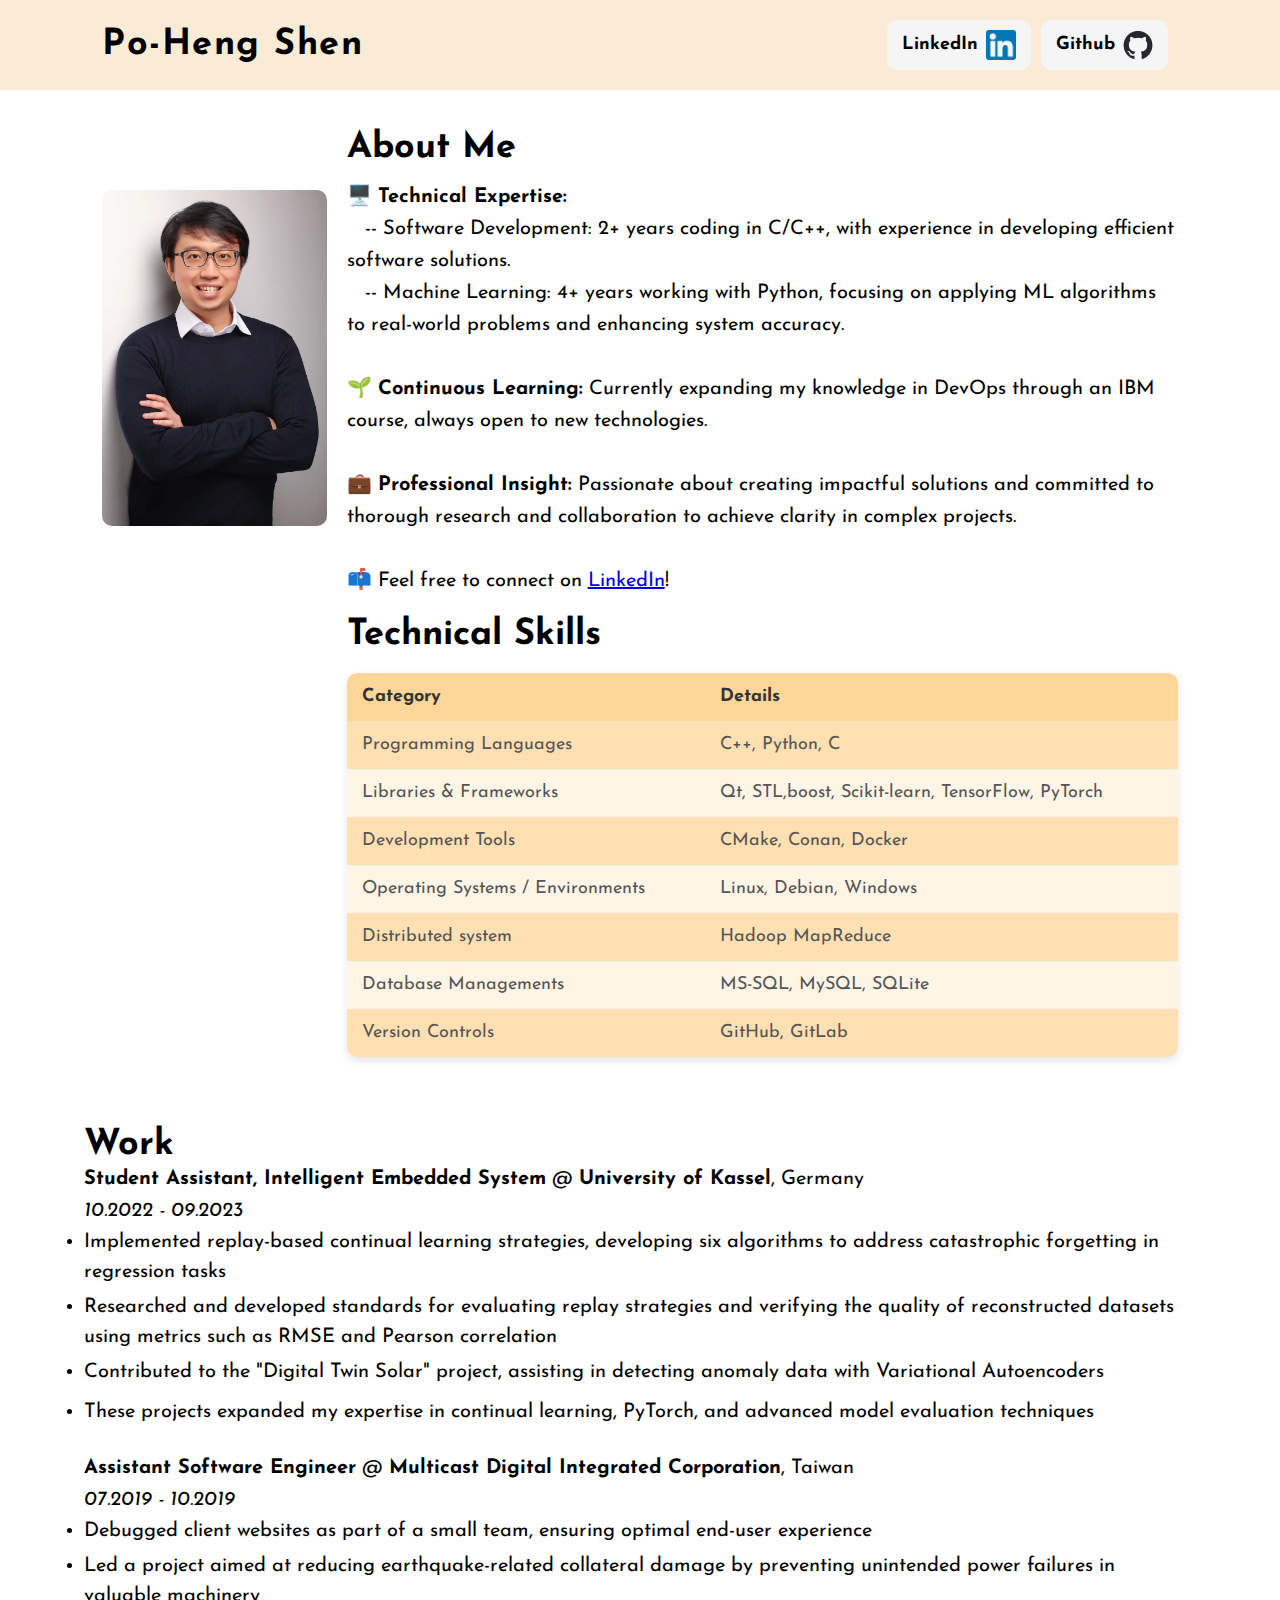
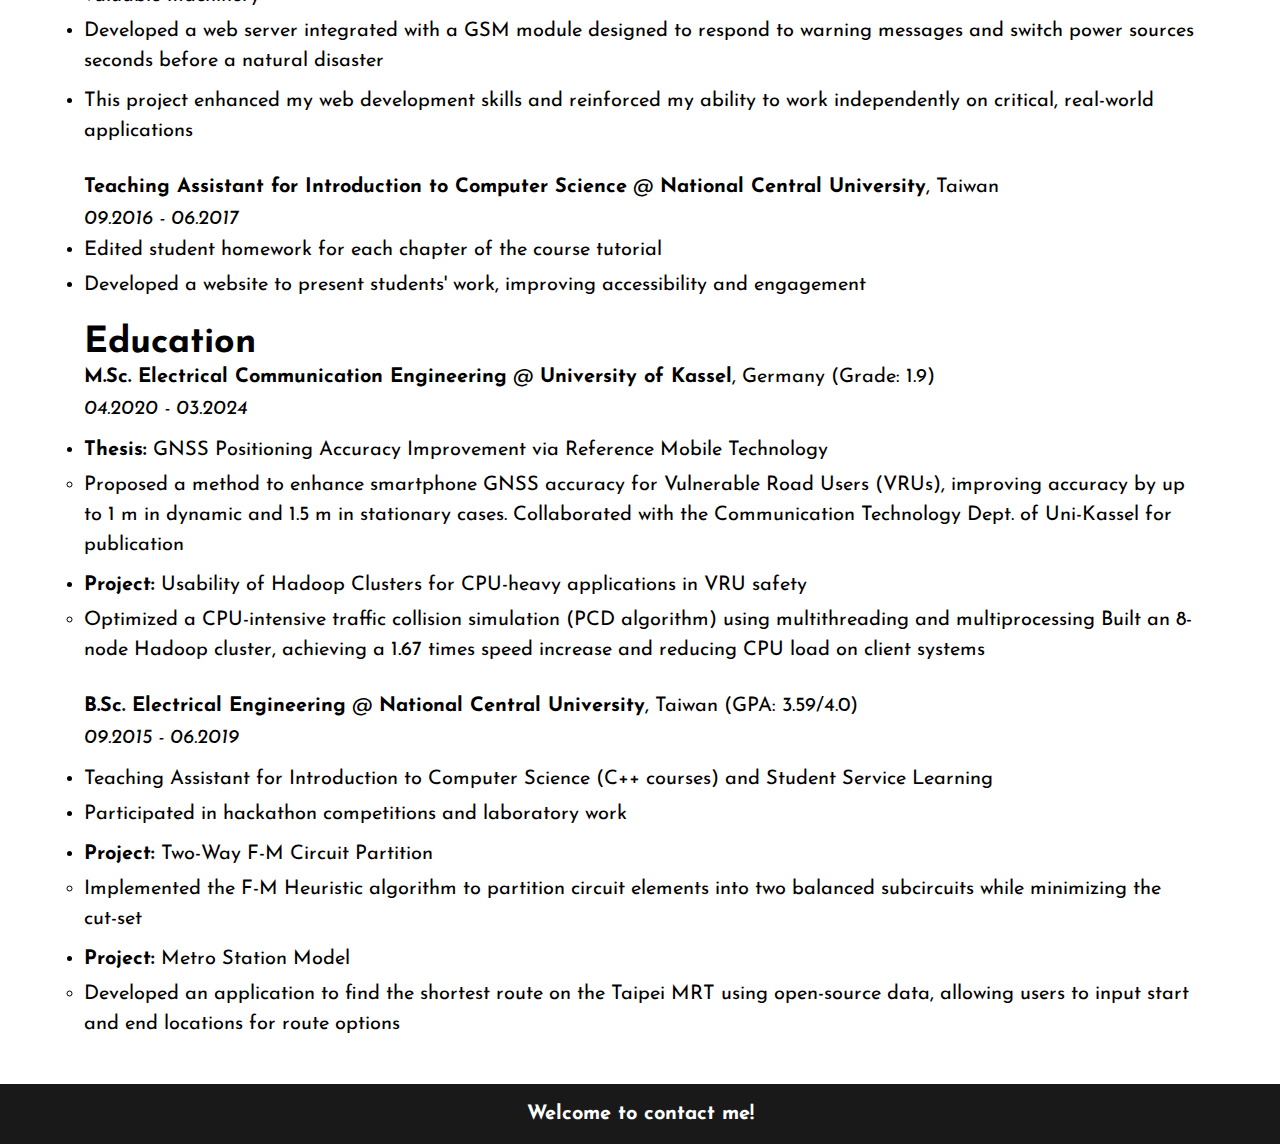
<file: index.html>
<!doctype html>
<html lang="en">
<head>
    <!-- Required meta tags -->
    <meta charset="utf-8">
    <meta name="viewport" content="width=device-width, initial-scale=1">

    <!-- My CSS -->
    <link rel="stylesheet" href="css/style.css">
    <link href="https://fonts.googleapis.com/css2?family=Josefin+Sans:ital,wght@0,100;0,200;0,300;0,400;0,500;0,600;0,700&display=swap" rel="stylesheet">
    <link rel="stylesheet" href="https://cdnjs.cloudflare.com/ajax/libs/font-awesome/5.15.3/css/all.min.css" integrity="sha512-iBBXm8fW90+nuLcSKlbmrPcLa0OT92xO1BIsZ+ywDWZCvqsWgccV3gFoRBv0z+8dLJgyAHIhR35VZc2oM/gI1w==" crossorigin="anonymous" referrerpolicy="no-referrer" />

    <!-- Icon for Web page -->
    <link rel="shortcut icon" href="images/favicon.ico" />
    <title>Home page</title>
</head>
<body>
    <div class="Watashi">
        <nav>
            <h2 class="Logo">Po-Heng Shen</h2>
            <ul>
                <a href="https://www.linkedin.com/in/pohengshen/" class="btn_option">LinkedIn
                    <img src="images/linkedin.png" alt="LinkedIn" width="30" height="30">
                </a>
                <a href="https://github.com/Shen-po-heng" class="btn_option">Github
                    <img src="images/github-mark.png" alt="Github" width="30" height="30">
                </a>
            </ul>
        </nav>
        <section class="content">
            <div class="left">
                <img src="images/Me.jpg" alt="Me" width="400" height="600">
            </div>
            <div class="right">
                <div class="about-text">
                    <h2>About Me</h2>
                    <p>
                        🖥️ <strong>Technical Expertise:</strong><br>
                          &nbsp;&nbsp;&nbsp;-- Software Development: 2+ years coding in C/C++, with experience in developing efficient software solutions.<br>
                          &nbsp;&nbsp;&nbsp;-- Machine Learning: 4+ years working with Python, focusing on applying ML algorithms to real-world problems and enhancing system accuracy.<br><br>
                          
                        🌱 <strong>Continuous Learning:</strong> Currently expanding my knowledge in DevOps through an IBM course, always open to new technologies.<br><br>
                        
                        💼 <strong>Professional Insight:</strong> Passionate about creating impactful solutions and committed to thorough research and collaboration to achieve clarity in complex projects.<br><br>
                        
                        📫 Feel free to connect on <a href="https://www.linkedin.com/in/pohengshen/">LinkedIn</a>!
                    </p>
                    
                    <h2>Technical Skills</h2>
                        <table>
                            <tr>
                                <th>Category</th>
                                <th>Details</th>
                            </tr>
                            <tr>
                                <td>Programming Languages</td>
                                <td>C++, Python, C</td>
                            </tr>
                            <tr>
                                <td>Libraries & Frameworks</td>
                                <td>Qt, STL,boost, Scikit-learn, TensorFlow, PyTorch</td>
                            </tr>
                            <tr>
                                <td>Development Tools</td>
                                <td>CMake, Conan, Docker</td>
                            </tr>
                            <tr>
                                <td>Operating Systems / Environments</td>
                                <td>Linux, Debian, Windows</td>
                            </tr>
                            <tr>
                                <td>Distributed system</td>
                                <td>Hadoop MapReduce</td>
                            </tr>
                            <tr>
                                <td>Database Managements</td>
                                <td>MS-SQL, MySQL, SQLite</td>
                            </tr>
                            <tr>
                                <td>Version Controls</td>
                                <td>GitHub, GitLab</td>
                            </tr>
                        </table>
                </div>    
            </div>
        </section>
        <div class="center-container">
            <h2>Work</h2>
            <p>
                <strong>Student Assistant, Intelligent Embedded System</strong> <span>@</span> 
                <a href="https://www.uni-kassel.de/uni/" class="school">University of Kassel</a>, Germany<br>
                <em>10.2022 - 09.2023</em>
            </p>
            <div style="margin-top: -10px;">
                <ul style="margin-bottom: 25px;">
                    <li style="margin-top: 10px;">Implemented replay-based continual learning strategies, developing six algorithms to address catastrophic forgetting in regression tasks</li>
                    <li style="margin-top: 5px;">Researched and developed standards for evaluating replay strategies and verifying the quality of reconstructed datasets using metrics such as RMSE and Pearson correlation</li>
                    <li style="margin-top: 5px;">Contributed to the "Digital Twin Solar" project, assisting in detecting anomaly data with Variational Autoencoders</li>
                    <li style="margin-top: 10px;">These projects expanded my expertise in continual learning, PyTorch, and advanced model evaluation techniques</li>
                </ul>
            </div>

            <p>
                <strong>Assistant Software Engineer</strong> <span>@</span> 
                <a href="http://www.multicast.com.tw/" class="school">Multicast Digital Integrated Corporation</a>, Taiwan<br>
                <em>07.2019 - 10.2019</em>
            </p>
            <div style="margin-top: -10px;">
                <ul style="margin-bottom: 25px;">
                    <li style="margin-top: 10px;">Debugged client websites as part of a small team, ensuring optimal end-user experience</li>
                    <li style="margin-top: 5px;">Led a project aimed at reducing earthquake-related collateral damage by preventing unintended power failures in valuable machinery</li>
                    <li style="margin-top: 5px;">Developed a web server integrated with a GSM module designed to respond to warning messages and switch power sources seconds before a natural disaster</li>
                    <li style="margin-top: 10px;">This project enhanced my web development skills and reinforced my ability to work independently on critical, real-world applications</li>
                </ul>
            </div>

            <p>
                <strong>Teaching Assistant for Introduction to Computer Science</strong> <span>@</span> 
                <a href="https://www.ncu.edu.tw/en/index.html" class="school">National Central University</a>, Taiwan<br>
                <em>09.2016 - 06.2017</em>
            </p>
            <div style="margin-top: -10px;">
                <ul style="margin-bottom: 25px;">
                    <li style="margin-top: 10px;">Edited student homework for each chapter of the course tutorial</li>
                    <li style="margin-top: 5px;">Developed a website to present students' work, improving accessibility and engagement</li>
                </ul>
            </div>
            <h2>Education</h2>
                <p>
                    <strong>M.Sc. Electrical Communication Engineering</strong> <span>@</span> 
                    <a href="https://www.uni-kassel.de/uni/" class="school">University of Kassel</a>, Germany (Grade: 1.9)<br>
                    <em>04.2020 - 03.2024</em>
                </p>
                <div style="margin-top: 10px;">
                    <ul style="margin-bottom: 25px;">
                        <li style="margin-top: 10px;"><strong>Thesis:</strong> GNSS Positioning Accuracy Improvement via Reference Mobile Technology
                            <ul style="margin-top: 5px;">
                                <li >Proposed a method to enhance smartphone GNSS accuracy for Vulnerable Road Users (VRUs), 
                                    improving accuracy by up to 1 m in dynamic and 1.5 m in stationary cases.
                                    Collaborated with the Communication Technology Dept. of Uni-Kassel for publication</li>
                            </ul>
                        </li>
                        <li style="margin-top: 10px;"><strong>Project:</strong> Usability of Hadoop Clusters for CPU-heavy applications in VRU safety
                            <ul style="margin-top: 5px;">
                                <li>Optimized a CPU-intensive traffic collision simulation (PCD algorithm) using multithreading and multiprocessing
                                    Built an 8-node Hadoop cluster, achieving a 1.67 times speed increase and reducing CPU load on client systems</li>
                            </ul>
                        </li>
                    </ul>
                </div>

                <p>
                    <strong>B.Sc. Electrical Engineering</strong> <span>@</span> 
                    <a href="https://www.ncu.edu.tw/en/index.html" class="school">National Central University</a>, Taiwan (GPA: 3.59/4.0)<br>
                    <em>09.2015 - 06.2019</em>
                </p>
                <div style="margin-top: 10px;">
                    <ul style="margin-bottom: 25px;">
                        <li>Teaching Assistant for Introduction to Computer Science (C++ courses) and Student Service Learning</li>
                        <li style="margin-top: 5px;">Participated in hackathon competitions and laboratory work</li>
                        <li style="margin-top: 10px;"><strong>Project:</strong> Two-Way F-M Circuit Partition
                            <ul style="margin-top: 5px;">
                                <li>Implemented the F-M Heuristic algorithm to partition circuit elements into two balanced subcircuits while minimizing the cut-set</li>
                            </ul>
                        </li>
                        <li style="margin-top: 10px;"><strong>Project:</strong> Metro Station Model
                            <ul style="margin-top: 5px;">
                                <li>Developed an application to find the shortest route on the Taipei MRT using open-source data, allowing users to input start and end locations for route options</li>
                            </ul>
                        </li>
                    </ul>
                </div>

        </div>
        
    </div>
    <!------Contact Me------>
    <div class="contact-me">
        <p>Welcome to contact me!<br></p>
    </div>
</body>
</html>
</file>
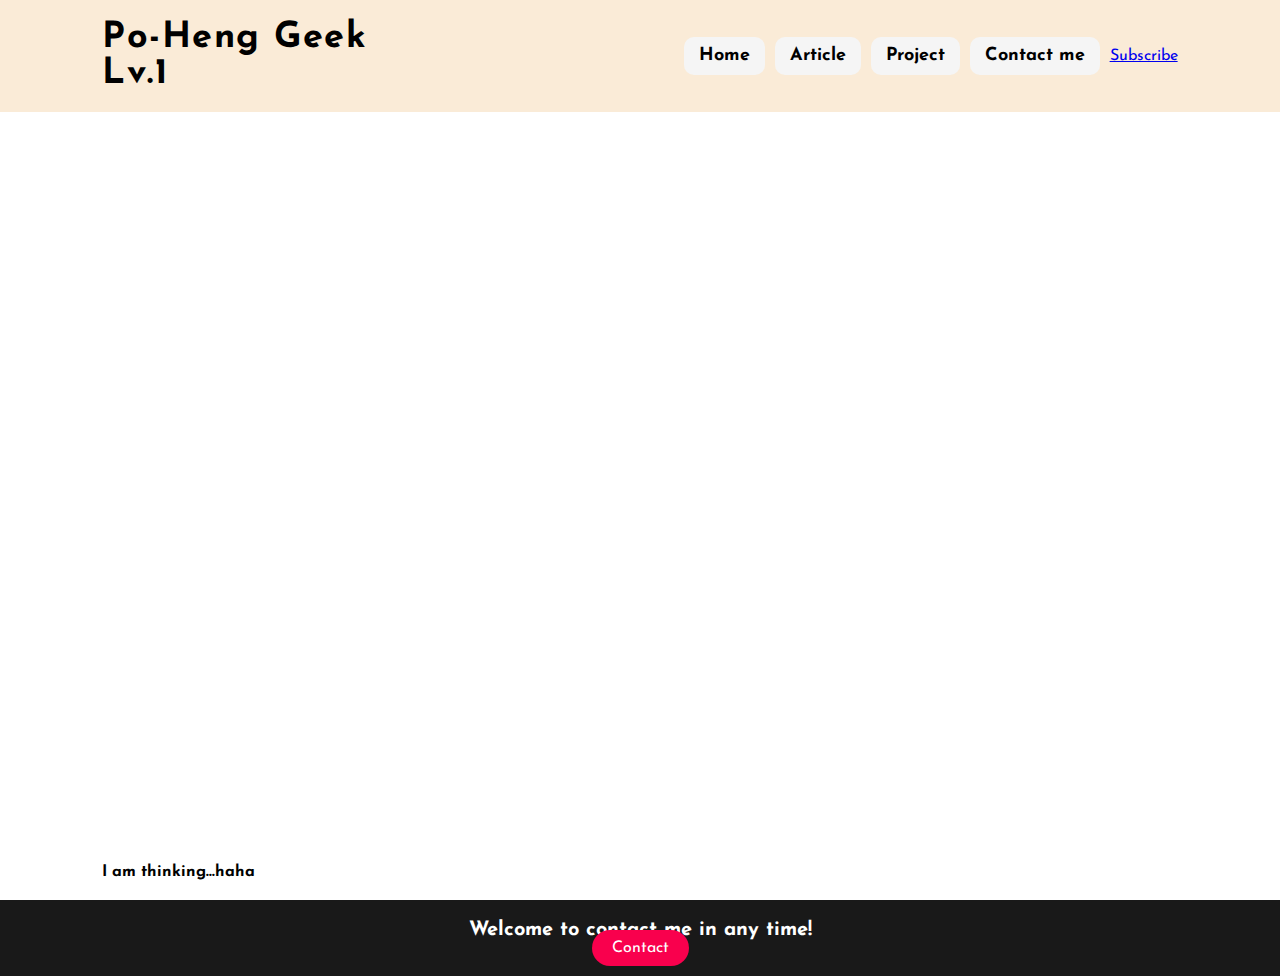
<file: article_index.html>
<!doctype html>
<html lang="en">
  <head>
    <!-- Required meta tags -->
    <meta charset="utf-8">
    <meta name="viewport" content="width=device-width, initial-scale=1">
    <!-- My CSS -->
    <link rel="stylesheet" type="text/css" href="css/article-style.css">
    <link rel="stylesheet" type="text/css" href="css/style.css">
    <link href="https://fonts.googleapis.com/css2?family=Josefin+Sans:ital,wght@0,100;0,200;0,300;0,400;0,500;0,600;0,700;1,100;1,200;1,300;1,400;1,500;1,600;1,700&display=swap" rel="stylesheet">

    <link rel="stylesheet" href="https://cdnjs.cloudflare.com/ajax/libs/font-awesome/5.15.3/css/all.min.css" integrity="sha512-iBBXm8fW90+nuLcSKlbmrPcLa0OT92xO1BIsZ+ywDWZCvqsWgccV3gFoRBv0z+8dLJgyAHIhR35VZc2oM/gI1w==" crossorigin="anonymous" referrerpolicy="no-referrer" />
    <!--icon for Web page-->
    <link rel="shortcut icon" href="images/favicon.ico" /> 
    <title>Home page</title>
  </head>
  <body>
    <div class="Watashi">
        <nav>
          <h2 class="Logo">Po-Heng<span> Geek Lv.1</span></h2>
            <ul>
               <a href="index.html" class="btn_option">Home</a>
               <!---<a href="#" class="btn_option">About me</a>--->
               <a href="article_index.html" class="btn_option">Article</a>
               <a href="project_index.html" class="btn_option">Project</a>
               <a href="#" class="btn_option">Contact me</a>  
              </ul>
            <a href="#" class="btn">Subscribe</a>
        </nav>
        <section class="content">
          <div>
            <h4>I am thinking...haha</h4>
          </div>
        </section>
      </div>
      <!------Contact Me------>
    <div class="contact-me">
        <p>Welcome to contact me in any time!</p>
        <a class="button-two" href="#">Contact</a>
    </div>
  </body>
</html>
</file>
<file: css/article-style.css>
*{
    padding:0;
    margin:0;
    font-family: 'Josefin Sans', sans-serif;
    box-sizing: border-box;
	
	
}
body{
	width: 100%;
    overflow-x:hidden;
}
</file>
<file: css/style.css>
/* CSS Reset */
* {
    padding: 0;
    margin: 0;
    box-sizing: border-box;
    font-family: 'Josefin Sans', sans-serif;
}

body {
    width: 100%;
    overflow-x: hidden;
}

.Watashi {
    background-color: white;
    min-height: 100vh;
    display: flex;
    flex-direction: column;
    justify-content: space-between;
}

nav {
    background-color: antiquewhite;
    display: flex;
    align-items: center;
    justify-content: space-between;
    padding: 20px 8%;
    flex-wrap: wrap;
}

.Logo {
    color: black;
    font-size: 36px;
    letter-spacing: 1.5px;
    flex: 1;
}

nav ul {
    display: flex;
    list-style: none;
    flex: 2;
    justify-content: flex-end;
    flex-wrap: wrap;
}

nav ul a {
    display: flex;
    align-items: center;
    padding: 10px 15px;
    font-size: 18px;
    color: black;
    text-decoration: none;
}

table {
    width: 100%;
    border-collapse: collapse;
    margin: 20px 0;
    font-family: Arial, sans-serif;
    font-size: 18px;
}
th, td {
    padding: 15px;
    text-align: left;
    font-size: 18px;
}
th {
    background-color: #ffd699;
    font-size: 18px;
    color: #333;
}
td {
    background-color: #fff5e6;
    color: #555;
}
tr:nth-child(even) td {
    background-color: #ffe0b3;
}
table {
    box-shadow: 0 4px 8px rgba(0, 0, 0, 0.1);
    border-radius: 10px;
    overflow: hidden;
}
h1 {
    font-family: 'Segoe UI', sans-serif;
    color: #e68a00;
}

.btn_option {
    background-color: whitesmoke;
    color: black;
    font-weight: bold;
    padding: 10px 15px;
    border-radius: 10px;
    margin-right: 10px;
    transition: transform .2s;
}

.btn_option img {
    margin-left: 8px;
}

.btn_option:hover {
    color: red;
    transform: scale(1.1);
}

.content {
    display: flex;
    padding: 20px 8%;
    justify-content: space-between;
    align-items: flex-start;
    gap: 20px; /* Adds space between the image and text */
}

.content img {
    max-width: 100%;
    height: auto;
    border-radius: 10px;
    flex: 1 1 300px;
}

.left img {
    margin-top: 80px;
    border-radius: 10px;
    flex-shrink: 0; /* Prevents the image from shrinking */
}
.right {
    display: flex;
    flex-direction: column;
    justify-content: flex-start;
}
.technical-skills {
    margin-top: 0px; /* Adds space between About Me and Technical Skills */
}
.about-text {
    max-width: 100%;
    flex: 2 1 500px;
    margin-bottom: 10px;
}

.about-text h2 {
    color: black;
    font-size: 36px;
    margin-top: 20px;
    margin-bottom: 15px;
}

.about-text p {
    font-size: 20px;
    line-height: 1.6;
    margin-bottom: 10px;
}

.school {
    color: black;
    text-decoration: none;
    font-weight: bold;
}

.center-container {
    max-width: 90%; /* Adjust width as needed */
    margin: 0 auto; /* Center the container */
    padding: 20px; /* Add some padding */
}
.center-container h2{
    font-size: 36px;
}
.center-container p {
    font-size: 20px; /* Increase the font size for paragraphs */
    line-height: 1.6; /* Adjust line height for better readability */
}

.center-container li {
    font-size: 20px; /* Increase the font size for list items */
    line-height: 1.5; /* Adjust line height for better readability */
}
.contact-me {
    width: 100%;
    background: #191919;
    color: white;
    text-align: center;
    padding: 20px 0;
}

.contact-me p {
    font-size: 20px;
    font-weight: bold;
}

.contact-me .button-two {
    background-color: #f9004d;
    color: white;
    text-decoration: none;
    padding: 10px 20px;
    border-radius: 30px;
    transition: .4s;
}

.contact-me .button-two:hover {
    background-color: transparent;
    border: 2px solid #f9004d;
    cursor: pointer;
}

@media (max-width: 768px) {
    nav ul a {
        font-size: 16px;
        padding: 8px 12px;
    }

    .Logo {
        font-size: 28px;
    }

    .content {
        flex-direction: column;
        align-items: center;
    }

    .about-text {
        max-width: 100%;
        text-align: center;
    }
}

@media (max-width: 480px) {
    .Logo {
        font-size: 24px;
    }

    .content {
        padding: 10px 5%;
    }

    .about-text p {
        font-size: 16px;
    }

    nav ul {
        justify-content: center;
    }
}
@media (max-width: 768px) {
    .content {
        flex-direction: column;
        align-items: center;
    }
    .right {
        max-width: 100%;
        text-align: center;
    }
}
</file>
